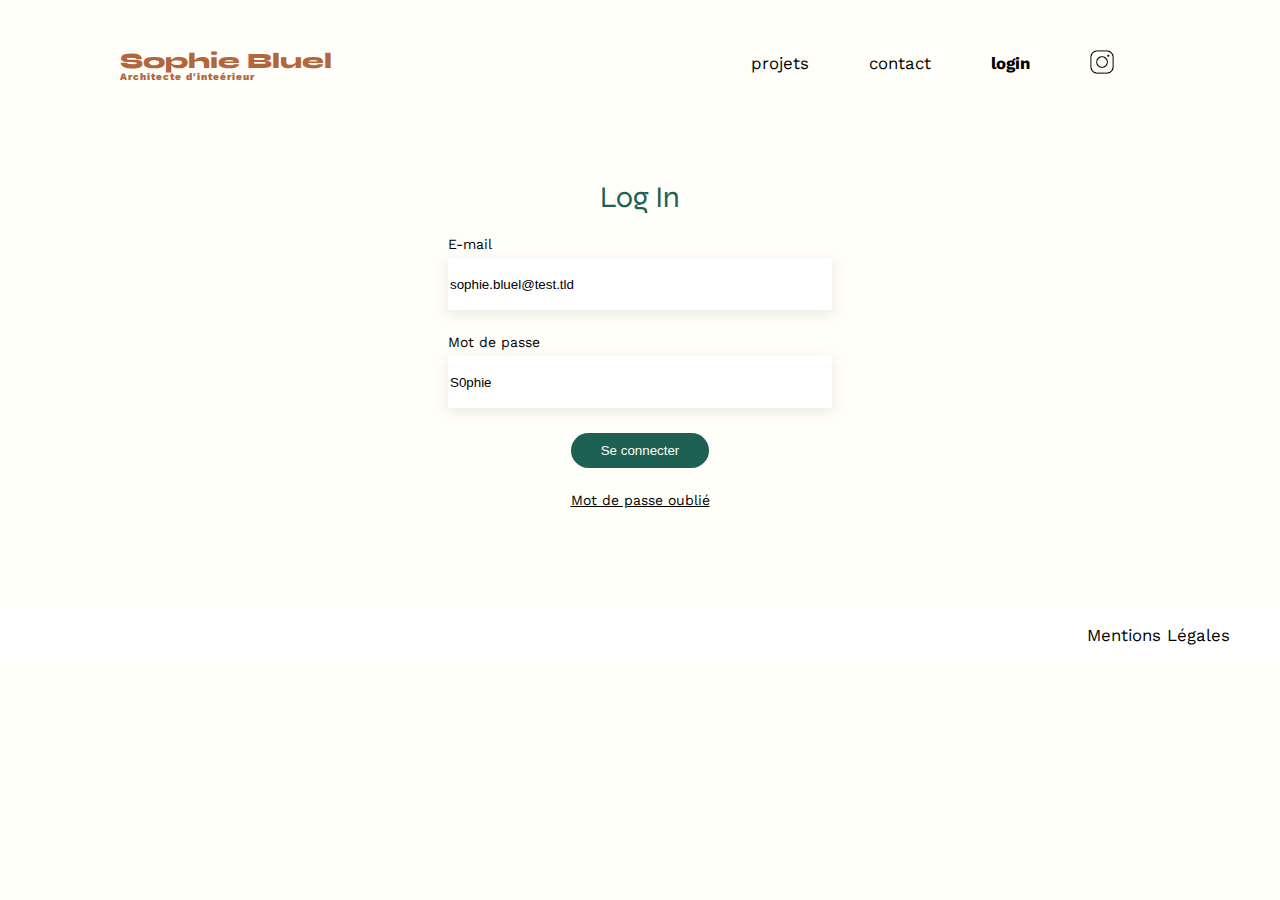
<file: FrontEnd/pages/login.html>
<!DOCTYPE html>
<html lang="fr">
<head>
	<meta charset="UTF-8">
	<title>Page de connexion</title>
	<meta name="viewport" content="width=device-width, initial-scale=1.0">
	<link rel="preconnect" href="https://fonts.googleapis.com">
	<link rel="preconnect" href="https://fonts.gstatic.com" crossorigin>
	<link href="https://fonts.googleapis.com/css2?family=Syne:wght@700;800&family=Work+Sans&display=swap" rel="stylesheet">
	<meta name="description" content="">
	<link rel="stylesheet" href="../assets/css/login.css">
  <script type="module" src="../assets/js/login.js"></script>
</head>
<body>
    <header>
        <h1>Sophie Bluel <span>Architecte d'inteérieur</span></h1>
        <nav>
            <ul>
                <li>projets</li>
                <li>contact</li>
                <li><span>login</span></li>
                <li><img src="../assets/icons/instagram.png" alt="Instagram"></li>
            </ul>
        </nav>
    </header>
    <section class="connexion">
        <h2>Log In</h2>
        <div class="form_connexion">
          <div class="authMessage">
            <span>
              Credentials error
            </span>
          </div>
            <div class="info_connexion">
              <label for="E-mail">E-mail</label>
              <input class="emailAddress" type="email" name="E-mail" value="sophie.bluel@test.tld" />
            </div>
            <div class="info_connexion">
              <label for="Mot de passe">Mot de passe</label>
              <input class="password" type="text" name="Mot de passe" value="S0phie" />
            </div>
            <div class="button_connexion">
              <input type="submit" value="Se connecter" class="loginButton">
              <a href="">Mot de passe oublié</a>
            </div>
          </div>
    </section>
<footer>
	<nav>
		<ul>
			<li>Mentions Légales</li>
		</ul>
	</nav>
</footer>
</body>
</html>
</file>
<file: FrontEnd/assets/css/login.css>
/* http://meyerweb.com/eric/tools/css/reset/
   v2.0 | 20110126
   License: none (public domain)
*/

html, body, div, span, applet, object, iframe,
h1, h2, h3, h4, h5, h6, p, blockquote, pre,
a, abbr, acronym, address, big, cite, code,
del, dfn, em, img, ins, kbd, q, s, samp,
small, strike, strong, sub, sup, tt, var,
b, u, i, center,
dl, dt, dd, ol, ul, li,
fieldset, form, label, legend,
table, caption, tbody, tfoot, thead, tr, th, td,
article, aside, canvas, details, embed,
figure, figcaption, footer, header, hgroup,
menu, nav, output, ruby, section, summary,
time, mark, audio, video {
	margin: 0;
	padding: 0;
	border: 0;
	font-size: 100%;
	font: inherit;
	vertical-align: baseline;
}
/* HTML5 display-role reset for older browsers */
article, aside, details, figcaption, figure,
footer, header, hgroup, menu, nav, section {
	display: block;
}
body {
	line-height: 1;
	background-color: #FFFEF8;
	margin:auto;
	font-family: 'Work Sans' ;
	font-size: 14px;
}
header {
	display: flex;
	justify-content: space-between;
	margin: 50px 120px;
}
main{
	margin: 0 240px;
}
section {
	margin: 100px 0
}
h1{
	display: flex;
	flex-direction: column;
	font-family: 'Syne';
	font-size: 22px;
	font-weight: 800;
	color: #B1663C
}

h1 > span {
	font-family: 'Work Sans';
	font-size:10px;
	letter-spacing: 0.1em;
}
nav ul {
	display: flex;
	align-items: center;
	list-style-type: none;
}
nav li {
	padding: 0 30px;
	font-size: 1.2em;
}
li > span{
    font-weight: bolder;
}
li:hover {
	color: #B1663C;
}
nav a{
	text-decoration: none;
	color: black;
}
nav a:hover{
	color: #B1663C;
}
nav img{
	width: 60%;
}
.connexion{
    display: flex;
    flex-direction: column;
    align-items: center;
}
.connexion h2{
    color: #1D6154;
    font-family: 'syne';
    font-size: 30px;
    margin-bottom: 25px;
}
.form_connexion{
    display: flex;
    flex-direction: column;

}
.info_connexion{
    display: flex;
    flex-direction: column;
    margin-bottom: 25px;
}
.info_connexion label{
    margin-bottom: 7px;
}
.info_connexion input{
    border: none;
    width: 380px;
    height: 50px;
    box-shadow: 0px 4px 14px rgba(0, 0, 0, 0.09);
}
input:focus{
    outline: none;
}
.button_connexion{
    display: flex;
    flex-direction: column;
    align-items: center;
}
.button_connexion input{
    padding: 10px 30px;
    border: none;
    border-radius: 60px;
    background-color: #1D6154;
    color: #FFFEF8;
    margin-bottom: 25px;
}
.button_connexion a{
    color: black;
}

.authMessage {
	display: none;
	color: white;
	font-weight: bolder;
	background-color: red;
	border-radius: 5px;
	padding: 20px 10px;
	margin: 10px 0px;
}

footer{
	background-color: white;
	padding: 20px;
}
footer nav ul {
	display: flex;
	justify-content: flex-end;
}
</file>
